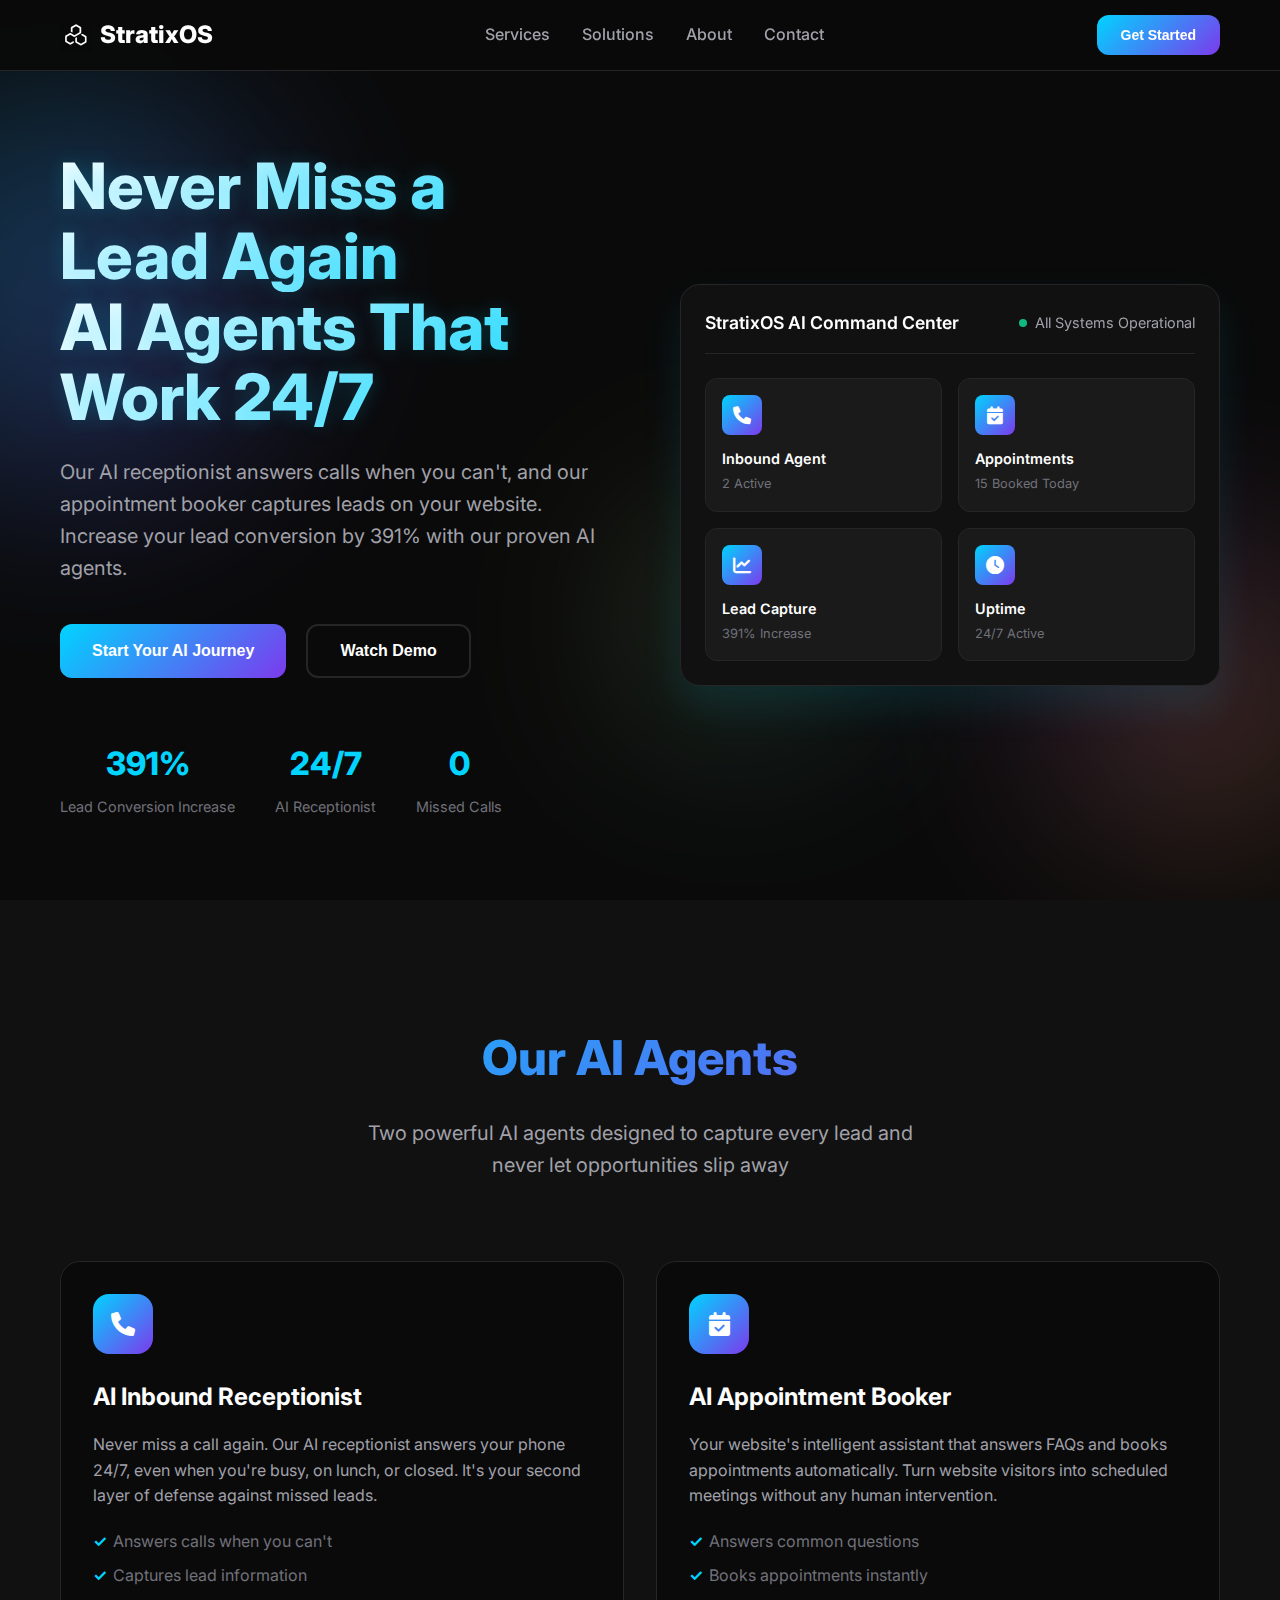
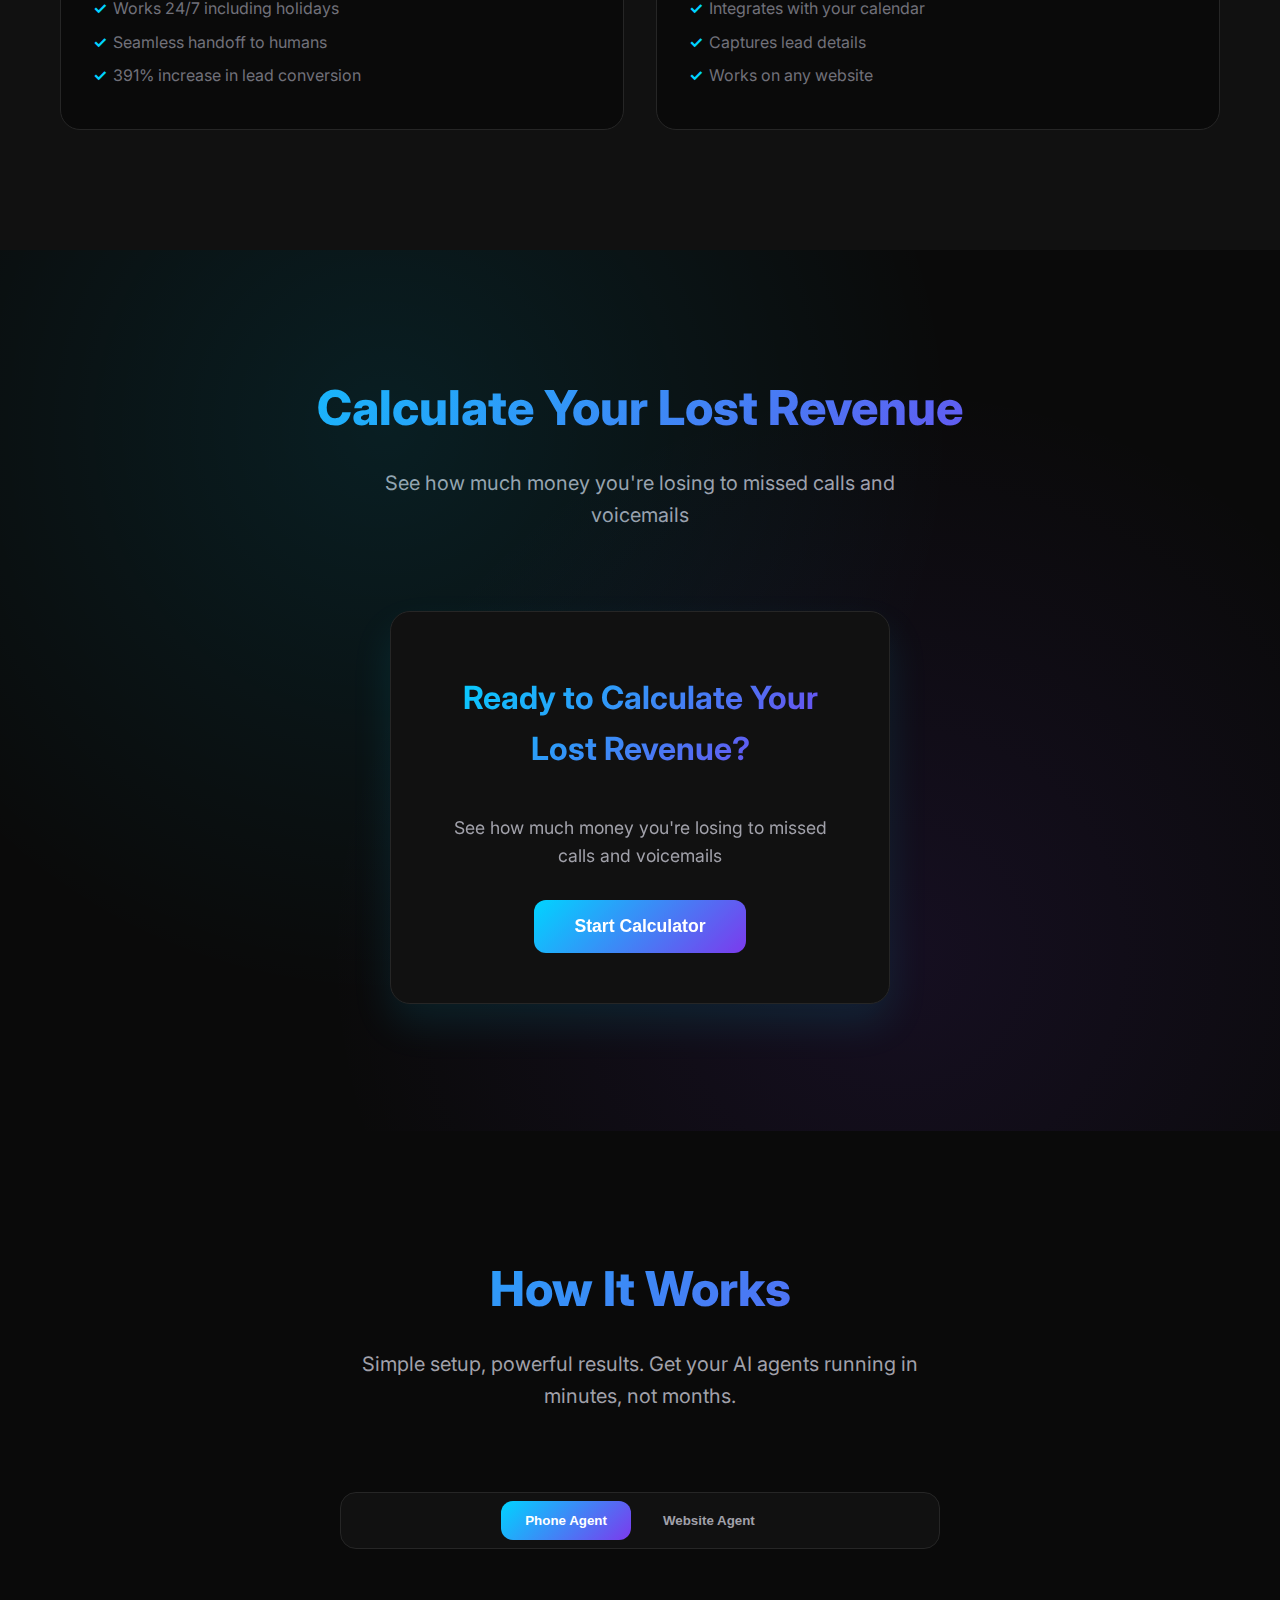
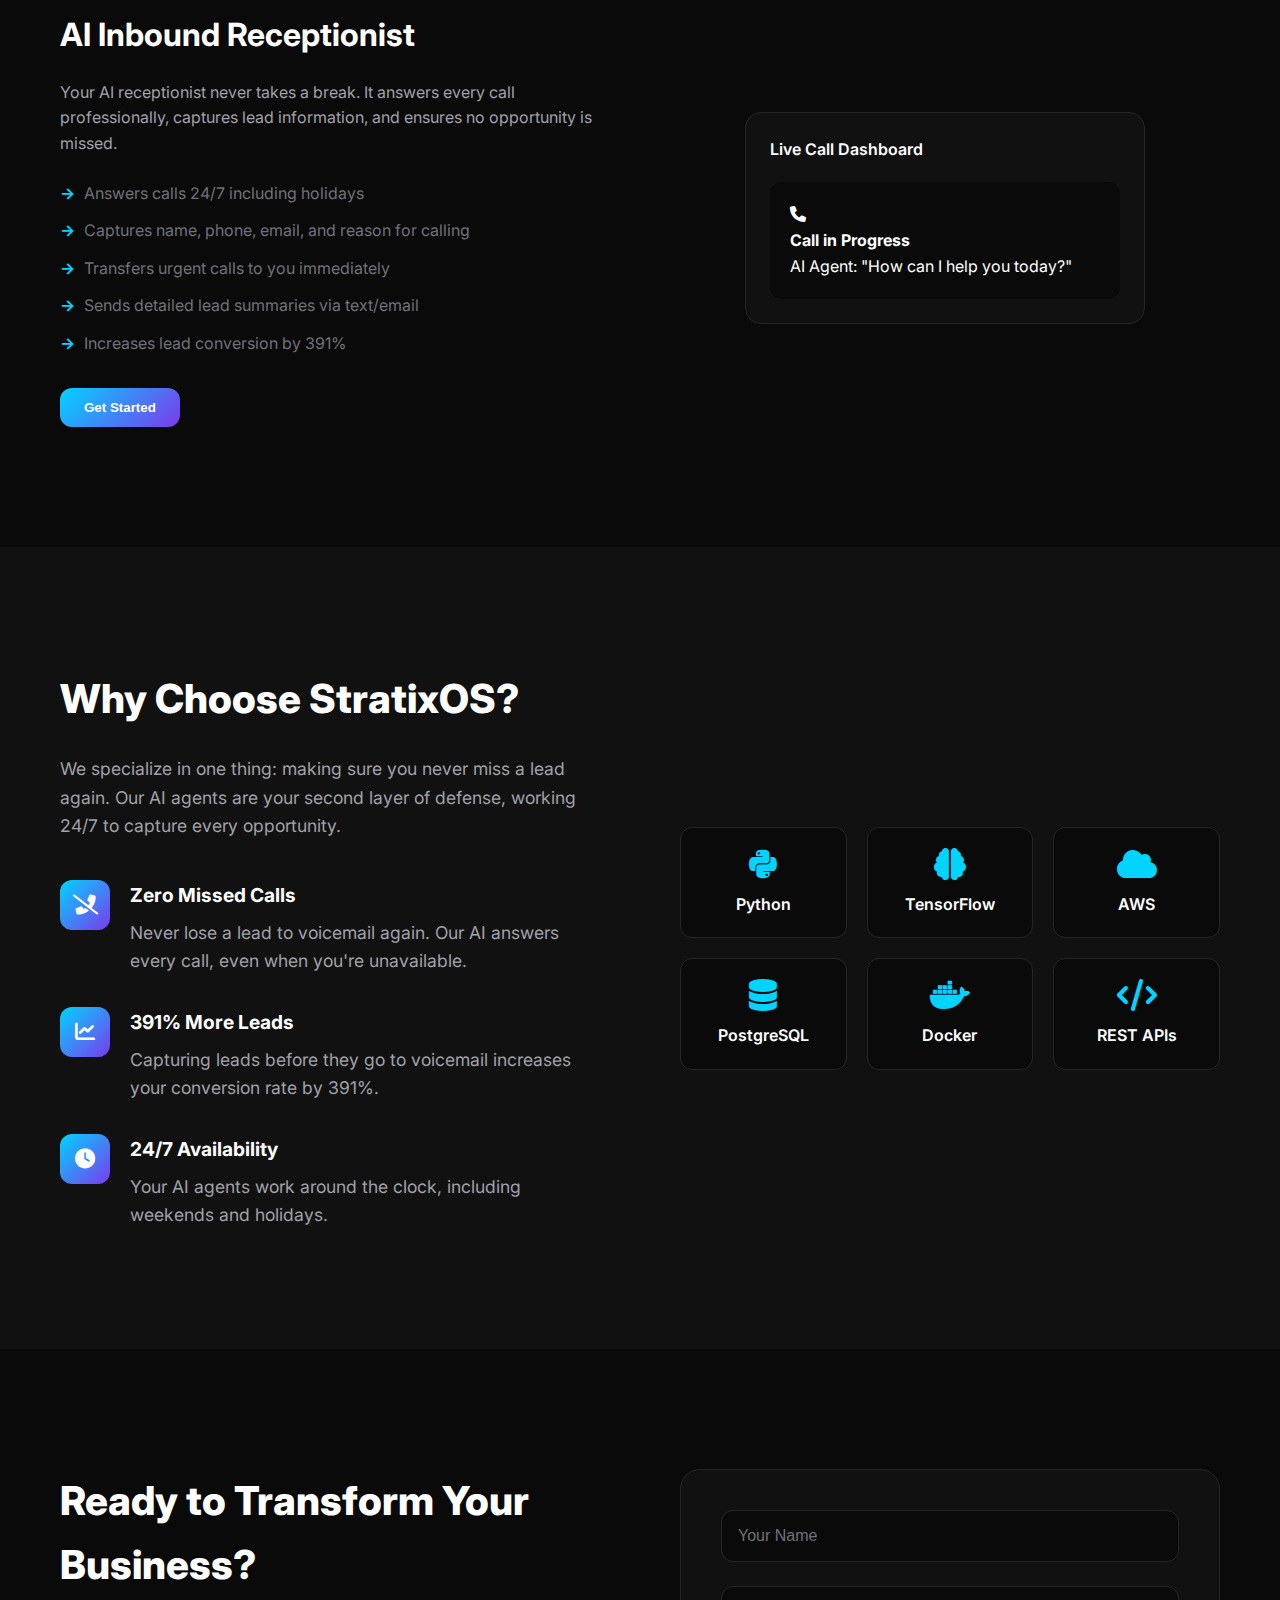
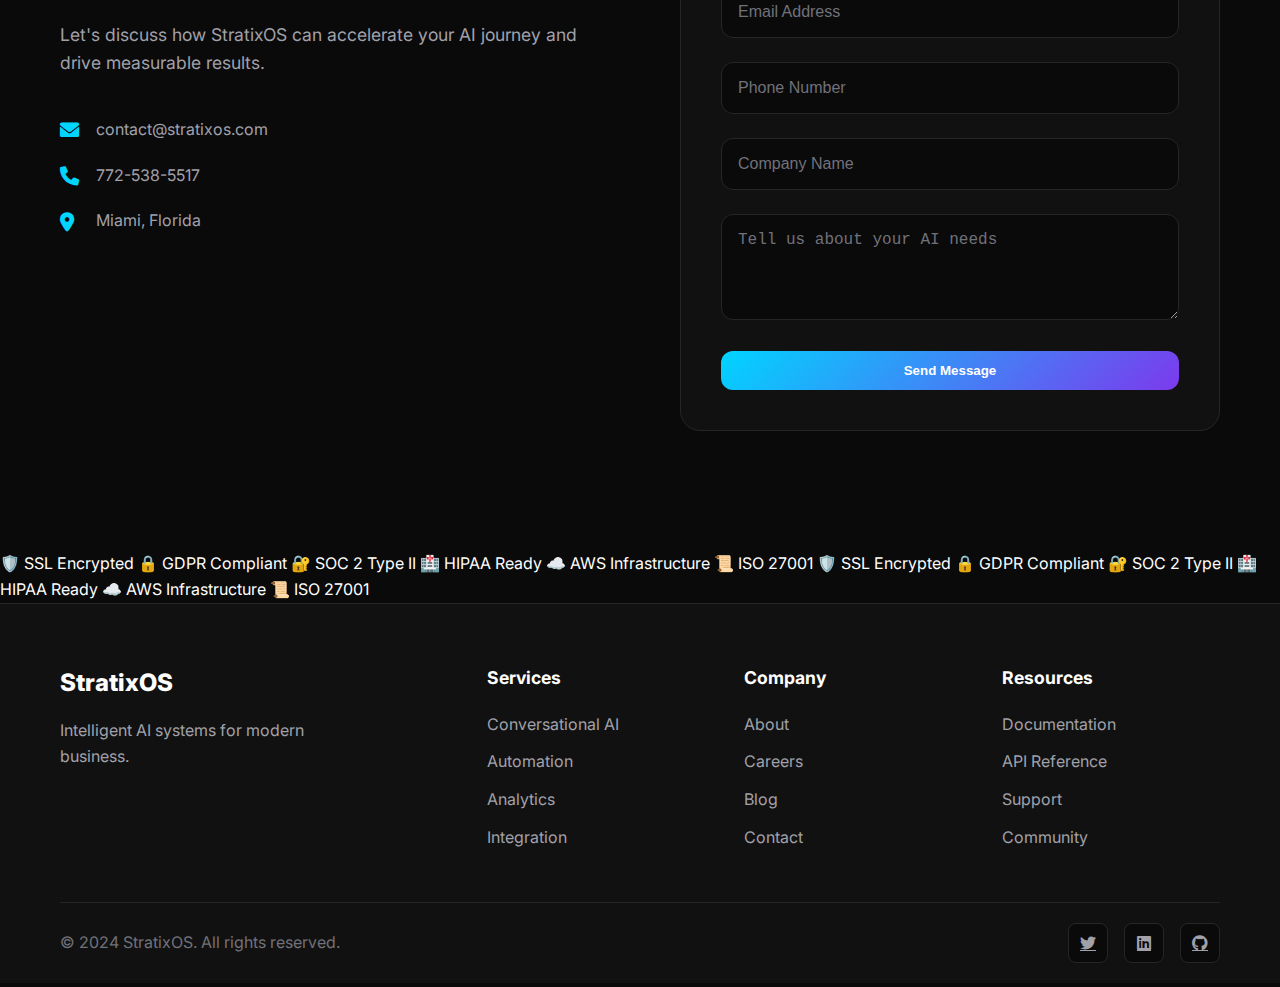
<file: index.html>
<!DOCTYPE html>
<html lang="en">
<!-- Updated: Fixed auto-scroll and navigation issues - Public repo test -->
<head>
    <meta charset="UTF-8">
    <meta name="viewport" content="width=device-width, initial-scale=1.0">
    <title>StratixOS - AI Agency for Intelligent Automation</title>
    <link rel="stylesheet" href="styles.css?v=2">
    <link href="https://fonts.googleapis.com/css2?family=Inter:wght@300;400;500;600;700;800&display=swap" rel="stylesheet">
    <link rel="stylesheet" href="https://cdnjs.cloudflare.com/ajax/libs/font-awesome/6.0.0/css/all.min.css">
</head>
<body>
    <!-- Navigation -->
    <nav class="navbar">
        <div class="nav-container">
            <div class="nav-logo">
                <img src="logos/StratixOS logo copy.png" alt="StratixOS Logo" class="logo-image">
                <span class="logo-text">StratixOS</span>
            </div>
            <div class="nav-menu">
                <a href="#services" class="nav-link">Services</a>
                <a href="#solutions" class="nav-link">Solutions</a>
                <a href="#about" class="nav-link">About</a>
                <a href="#contact" class="nav-link">Contact</a>
            </div>
            <div class="nav-cta">
                <button class="btn-primary" onclick="scrollToContact()">Get Started</button>
            </div>
            <div class="hamburger">
                <span></span>
                <span></span>
                <span></span>
            </div>
        </div>
    </nav>

    <!-- Hero Section -->
    <section class="hero">
        <div class="hero-background">
            <div class="gradient-orb orb-1"></div>
            <div class="gradient-orb orb-2"></div>
            <div class="gradient-orb orb-3"></div>
        </div>
        <div class="hero-container">
            <div class="hero-content">
                <h1 class="hero-title">
                    <span class="title-line">Never Miss a Lead Again</span>
                    <span class="title-line">AI Agents That Work 24/7</span>
                </h1>
                <p class="hero-subtitle">
                    Our AI receptionist answers calls when you can't, and our appointment booker captures leads on your website. 
                    Increase your lead conversion by 391% with our proven AI agents.
                </p>
                <div class="hero-actions">
                    <button class="btn-primary btn-large" onclick="scrollToContact()">Start Your AI Journey</button>
                    <button class="btn-secondary btn-large" onclick="scrollToContact()">Watch Demo</button>
                </div>
                <div class="hero-stats">
                    <div class="stat">
                        <span class="stat-number">391%</span>
                        <span class="stat-label">Lead Conversion Increase</span>
                    </div>
                    <div class="stat">
                        <span class="stat-number">24/7</span>
                        <span class="stat-label">AI Receptionist</span>
                    </div>
                    <div class="stat">
                        <span class="stat-number">0</span>
                        <span class="stat-label">Missed Calls</span>
                    </div>
                </div>
            </div>
            <div class="hero-visual">
                <div class="ai-dashboard">
                    <div class="dashboard-header">
                        <div class="dashboard-title">StratixOS AI Command Center</div>
                        <div class="status-indicator">
                            <span class="status-dot"></span>
                            <span>All Systems Operational</span>
                        </div>
                    </div>
                    <div class="dashboard-grid">
                        <div class="dashboard-card">
                            <div class="card-icon">
                                <i class="fas fa-phone"></i>
                            </div>
                            <div class="card-content">
                                <h3>Inbound Agent</h3>
                                <p>2 Active</p>
                            </div>
                        </div>
                        <div class="dashboard-card">
                            <div class="card-icon">
                                <i class="fas fa-calendar-check"></i>
                            </div>
                            <div class="card-content">
                                <h3>Appointments</h3>
                                <p>15 Booked Today</p>
                            </div>
                        </div>
                        <div class="dashboard-card">
                            <div class="card-icon">
                                <i class="fas fa-chart-line"></i>
                            </div>
                            <div class="card-content">
                                <h3>Lead Capture</h3>
                                <p>391% Increase</p>
                            </div>
                        </div>
                        <div class="dashboard-card">
                            <div class="card-icon">
                                <i class="fas fa-clock"></i>
                            </div>
                            <div class="card-content">
                                <h3>Uptime</h3>
                                <p>24/7 Active</p>
                            </div>
                        </div>
                    </div>
                </div>
            </div>
        </div>
    </section>

    <!-- Services Section -->
    <section id="services" class="services">
        <div class="container">
            <div class="section-header">
                <h2 class="section-title">Our AI Agents</h2>
                <p class="section-subtitle">
                    Two powerful AI agents designed to capture every lead and never let opportunities slip away
                </p>
            </div>
            <div class="services-grid">
                <div class="service-card">
                    <div class="service-icon">
                        <i class="fas fa-phone"></i>
                    </div>
                    <h3>AI Inbound Receptionist</h3>
                    <p>Never miss a call again. Our AI receptionist answers your phone 24/7, even when you're busy, on lunch, or closed. It's your second layer of defense against missed leads.</p>
                    <ul class="service-features">
                        <li>Answers calls when you can't</li>
                        <li>Captures lead information</li>
                        <li>Works 24/7 including holidays</li>
                        <li>Seamless handoff to humans</li>
                        <li>391% increase in lead conversion</li>
                    </ul>
                </div>
                <div class="service-card">
                    <div class="service-icon">
                        <i class="fas fa-calendar-check"></i>
                    </div>
                    <h3>AI Appointment Booker</h3>
                    <p>Your website's intelligent assistant that answers FAQs and books appointments automatically. Turn website visitors into scheduled meetings without any human intervention.</p>
                    <ul class="service-features">
                        <li>Answers common questions</li>
                        <li>Books appointments instantly</li>
                        <li>Integrates with your calendar</li>
                        <li>Captures lead details</li>
                        <li>Works on any website</li>
                    </ul>
                </div>
            </div>
        </div>
    </section>

    <!-- ROI Calculator Section -->
    <section class="roi-calculator">
        <div class="container">
            <div class="section-header">
                <h2 class="section-title">Calculate Your Lost Revenue</h2>
                <p class="section-subtitle">
                    See how much money you're losing to missed calls and voicemails
                </p>
            </div>
            <div class="calculator-wrapper">
                <div class="calculator-container">
                    <!-- Start Calculator Button -->
                    <div class="question-card start-calculator" id="start-calc">
                        <h3>Ready to Calculate Your Lost Revenue?</h3>
                        <p style="color: var(--text-secondary); margin-bottom: 30px; font-size: 1.1rem;">
                            See how much money you're losing to missed calls and voicemails
                        </p>
                        <button class="btn-primary btn-large" onclick="startCalculator()">Start Calculator</button>
                    </div>
                    
                    <!-- Question 1: Calls per month -->
                    <div class="question-card" id="q1">
                        <h3>How many calls per month?</h3>
                        <input type="number" id="calls-per-month" placeholder="400" min="1" max="10000">
                        <button class="btn-primary" onclick="nextQuestion()">Next</button>
                    </div>

                    <!-- Question 2: Missed percentage -->
                    <div class="question-card" id="q2">
                        <h3>What % get missed / go to voicemail?</h3>
                        <div class="slider-container">
                            <input type="range" id="missed-percentage" min="0" max="50" value="20">
                            <div class="percentage-display">20%</div>
                        </div>
                        <div class="question-actions">
                            <button class="btn-secondary" onclick="prevQuestion()">Back</button>
                            <button class="btn-primary" onclick="nextQuestion()">Next</button>
                        </div>
                    </div>

                    <!-- Question 3: Lead value -->
                    <div class="question-card" id="q3">
                        <h3>Value per lead?</h3>
                        <div class="currency-input">
                            <span>$</span>
                            <input type="number" id="lead-value" placeholder="50" min="1" max="10000">
                        </div>
                        <div class="question-actions">
                            <button class="btn-secondary" onclick="prevQuestion()">Back</button>
                            <button class="btn-primary" onclick="showResults()">Calculate</button>
                        </div>
                    </div>

                    <!-- Results -->
                    <div class="question-card" id="results">
                        <h3>You're losing</h3>
                        <div class="result-display">
                            <div class="main-result" id="lost-revenue">$4,000</div>
                            <div class="result-subtitle">per month to missed calls</div>
                        </div>
                        <div class="savings-message" id="savings-message" style="display: none;">
                            <div class="savings-text">You could save</div>
                            <div class="savings-amount" id="savings-amount">$4,000</div>
                            <div class="savings-text">per month with an AI receptionist</div>
                        </div>
                        <div class="result-actions">
                            <button class="btn-primary btn-large" onclick="scrollToContact()">Get Your AI Receptionist</button>
                            <div class="secondary-buttons">
                                <button class="btn-secondary" onclick="prevQuestion()">Back</button>
                                <button class="btn-secondary" onclick="recalculate()">Recalculate</button>
                            </div>
                        </div>
                    </div>
                </div>
            </div>
        </div>
    </section>

    <!-- Solutions Section -->
    <section id="solutions" class="solutions">
        <div class="container">
            <div class="section-header">
                <h2 class="section-title">How It Works</h2>
                <p class="section-subtitle">
                    Simple setup, powerful results. Get your AI agents running in minutes, not months.
                </p>
            </div>
            <div class="solutions-tabs">
                <button class="tab-btn active" data-tab="phone">Phone Agent</button>
                <button class="tab-btn" data-tab="website">Website Agent</button>
            </div>
            <div class="tab-content">
                <div class="tab-panel active" id="phone">
                    <div class="solution-content">
                        <div class="solution-text">
                            <h3>AI Inbound Receptionist</h3>
                            <p>Your AI receptionist never takes a break. It answers every call professionally, captures lead information, and ensures no opportunity is missed.</p>
                            <ul class="solution-features">
                                <li>Answers calls 24/7 including holidays</li>
                                <li>Captures name, phone, email, and reason for calling</li>
                                <li>Transfers urgent calls to you immediately</li>
                                <li>Sends detailed lead summaries via text/email</li>
                                <li>Increases lead conversion by 391%</li>
                            </ul>
                            <button class="btn-primary" onclick="scrollToContact()">Get Started</button>
                        </div>
                        <div class="solution-visual">
                            <div class="visual-card">
                                <div class="visual-header">Live Call Dashboard</div>
                                <div class="visual-content">
                                    <div class="call-status">
                                        <div class="call-icon">
                                            <i class="fas fa-phone"></i>
                                        </div>
                                        <div class="call-info">
                                            <h4>Call in Progress</h4>
                                            <p>AI Agent: "How can I help you today?"</p>
                                        </div>
                                    </div>
                                </div>
                            </div>
                        </div>
                    </div>
                </div>
                <div class="tab-panel" id="website">
                    <div class="solution-content">
                        <div class="solution-text">
                            <h3>AI Appointment Booker</h3>
                            <p>Turn website visitors into booked appointments automatically. Our chatbot answers questions and schedules meetings without any human intervention.</p>
                            <ul class="solution-features">
                                <li>Answers frequently asked questions</li>
                                <li>Books appointments in your calendar</li>
                                <li>Captures visitor contact information</li>
                                <li>Works on any website platform</li>
                                <li>Integrates with your existing tools</li>
                            </ul>
                            <button class="btn-primary" onclick="scrollToContact()">Get Started</button>
                        </div>
                        <div class="solution-visual">
                            <div class="visual-card">
                                <div class="visual-header">Website Chat Widget</div>
                                <div class="visual-content">
                                    <div class="chat-message">
                                        <div class="message-bubble">
                                            <p>"Hi! I can help you book an appointment. What service are you interested in?"</p>
                                        </div>
                                    </div>
                                </div>
                            </div>
                        </div>
                    </div>
                </div>
            </div>
        </div>
    </section>


    <!-- About Section -->
    <section id="about" class="about">
        <div class="container">
            <div class="about-content">
                <div class="about-text">
                    <h2>Why Choose StratixOS?</h2>
                    <p>We specialize in one thing: making sure you never miss a lead again. Our AI agents are your second layer of defense, working 24/7 to capture every opportunity.</p>
                    <div class="about-features">
                        <div class="feature">
                            <div class="feature-icon">
                                <i class="fas fa-phone-slash"></i>
                            </div>
                            <div class="feature-content">
                                <h4>Zero Missed Calls</h4>
                                <p>Never lose a lead to voicemail again. Our AI answers every call, even when you're unavailable.</p>
                            </div>
                        </div>
                        <div class="feature">
                            <div class="feature-icon">
                                <i class="fas fa-chart-line"></i>
                            </div>
                            <div class="feature-content">
                                <h4>391% More Leads</h4>
                                <p>Capturing leads before they go to voicemail increases your conversion rate by 391%.</p>
                            </div>
                        </div>
                        <div class="feature">
                            <div class="feature-icon">
                                <i class="fas fa-clock"></i>
                            </div>
                            <div class="feature-content">
                                <h4>24/7 Availability</h4>
                                <p>Your AI agents work around the clock, including weekends and holidays.</p>
                            </div>
                        </div>
                    </div>
                </div>
                <div class="about-visual">
                    <div class="tech-stack">
                        <div class="tech-item">
                            <i class="fab fa-python"></i>
                            <span>Python</span>
                        </div>
                        <div class="tech-item">
                            <i class="fas fa-brain"></i>
                            <span>TensorFlow</span>
                        </div>
                        <div class="tech-item">
                            <i class="fas fa-cloud"></i>
                            <span>AWS</span>
                        </div>
                        <div class="tech-item">
                            <i class="fas fa-database"></i>
                            <span>PostgreSQL</span>
                        </div>
                        <div class="tech-item">
                            <i class="fab fa-docker"></i>
                            <span>Docker</span>
                        </div>
                        <div class="tech-item">
                            <i class="fas fa-code"></i>
                            <span>REST APIs</span>
                        </div>
                    </div>
                </div>
            </div>
        </div>
    </section>

    <!-- Contact Section -->
    <section id="contact" class="contact">
        <div class="container">
            <div class="contact-content">
                <div class="contact-info">
                    <h2>Ready to Transform Your Business?</h2>
                    <p>Let's discuss how StratixOS can accelerate your AI journey and drive measurable results.</p>
                    <div class="contact-details">
                        <div class="contact-item">
                            <i class="fas fa-envelope"></i>
                            <span>contact@stratixos.com</span>
                        </div>
                        <div class="contact-item">
                            <i class="fas fa-phone"></i>
                            <span>772-538-5517</span>
                        </div>
                        <div class="contact-item">
                            <i class="fas fa-map-marker-alt"></i>
                            <span>Miami, Florida</span>
                        </div>
                    </div>
                </div>
                <div class="contact-form">
                    <form action="https://formspree.io/f/mqaywgwa" method="POST" onkeydown="handleFormKeydown(event)">
                        <input type="hidden" name="_subject" value="New Contact Form Submission">
                        <input type="hidden" name="_next" value="https://yourwebsite.com/thank-you">
                        <div class="form-group">
                            <input type="text" name="name" placeholder="Your Name" required>
                        </div>
                        <div class="form-group">
                            <input type="email" name="email" placeholder="Email Address" required>
                        </div>
                        <div class="form-group">
                            <input type="tel" name="telephone" placeholder="Phone Number">
                        </div>
                        <div class="form-group">
                            <input type="text" name="company" placeholder="Company Name">
                        </div>
                        <div class="form-group">
                            <textarea name="message" placeholder="Tell us about your AI needs" rows="4" required></textarea>
                        </div>
                        <button type="button" class="btn-primary btn-full" onclick="submitForm(event)">Send Message</button>
                    </form>
                </div>
            </div>
        </div>
    </section>

    <!-- Security Badges Marquee -->
    <section class="security-marquee">
        <div class="marquee-container">
            <div class="marquee-track">
                <span class="marquee-badge">🛡️ SSL Encrypted</span>
                <span class="marquee-badge">🔒 GDPR Compliant</span>
                <span class="marquee-badge">🔐 SOC 2 Type II</span>
                <span class="marquee-badge">🏥 HIPAA Ready</span>
                <span class="marquee-badge">☁️ AWS Infrastructure</span>
                <span class="marquee-badge">📜 ISO 27001</span>
                <!-- Duplicate for seamless loop -->
                <span class="marquee-badge">🛡️ SSL Encrypted</span>
                <span class="marquee-badge">🔒 GDPR Compliant</span>
                <span class="marquee-badge">🔐 SOC 2 Type II</span>
                <span class="marquee-badge">🏥 HIPAA Ready</span>
                <span class="marquee-badge">☁️ AWS Infrastructure</span>
                <span class="marquee-badge">📜 ISO 27001</span>
            </div>
        </div>
    </section>

    <!-- Footer -->
    <footer class="footer">
        <div class="container">
            <div class="footer-content">
                <div class="footer-brand">
                    <div class="footer-logo">
                        <span class="logo-text">StratixOS</span>
                    </div>
                    <p>Intelligent AI systems for modern business.</p>
                </div>
                <div class="footer-links">
                    <div class="footer-column">
                        <h4>Services</h4>
                        <a href="#">Conversational AI</a>
                        <a href="#">Automation</a>
                        <a href="#">Analytics</a>
                        <a href="#">Integration</a>
                    </div>
                    <div class="footer-column">
                        <h4>Company</h4>
                        <a href="#">About</a>
                        <a href="#">Careers</a>
                        <a href="#">Blog</a>
                        <a href="#">Contact</a>
                    </div>
                    <div class="footer-column">
                        <h4>Resources</h4>
                        <a href="#">Documentation</a>
                        <a href="#">API Reference</a>
                        <a href="#">Support</a>
                        <a href="#">Community</a>
                    </div>
                </div>
            </div>
            <div class="footer-bottom">
                <p>&copy; 2024 StratixOS. All rights reserved.</p>
                <div class="social-links">
                    <a href="#"><i class="fab fa-twitter"></i></a>
                    <a href="#"><i class="fab fa-linkedin"></i></a>
                    <a href="#"><i class="fab fa-github"></i></a>
                </div>
            </div>
        </div>
    </footer>

    <script src="script.js"></script>
    <script>
    // Form submission with AJAX to stay on page
    function submitForm(event) {
        console.log('submitForm called'); // Debug log
        
        event.preventDefault();
        
        const form = event.target.closest('form');
        const formData = new FormData(form);
        
        // Show loading state
        const submitBtn = event.target;
        const originalText = submitBtn.textContent;
        submitBtn.textContent = 'Sending...';
        submitBtn.disabled = true;
        
        console.log('Submitting form data:', formData); // Debug log
        
        // Log all form data for debugging
        for (let [key, value] of formData.entries()) {
            console.log(key, value);
        }
        
        // Submit to Formspree via AJAX
        fetch('https://formspree.io/f/mqaywgwa', {
            method: 'POST',
            body: formData,
            headers: {
                'Accept': 'application/json'
            }
        })
        .then(response => {
            console.log('Response received:', response); // Debug log
            if (response.ok) {
                showSuccessMessage();
                form.reset();
            } else {
                throw new Error('Form submission failed');
            }
        })
        .catch(error => {
            console.error('Error:', error); // Debug log
            showErrorMessage();
        })
        .finally(() => {
            // Reset button
            submitBtn.textContent = originalText;
            submitBtn.disabled = false;
        });
    }

    function showSuccessMessage() {
        const form = document.querySelector('.contact-form');
        const successDiv = document.createElement('div');
        successDiv.className = 'form-success';
        successDiv.innerHTML = `
            <div style="background: #10b981; color: white; padding: 20px; border-radius: 12px; margin-top: 20px; text-align: center;">
                <h3>✅ Message Sent Successfully!</h3>
                <p>Thank you for your message. We'll get back to you soon!</p>
            </div>
        `;
        form.appendChild(successDiv);
        
        // Remove message after 5 seconds
        setTimeout(() => {
            successDiv.remove();
        }, 5000);
    }

    function showErrorMessage() {
        const form = document.querySelector('.contact-form');
        const errorDiv = document.createElement('div');
        errorDiv.className = 'form-error';
        errorDiv.innerHTML = `
            <div style="background: #ef4444; color: white; padding: 20px; border-radius: 12px; margin-top: 20px; text-align: center;">
                <h3>❌ Error Sending Message</h3>
                <p>Please try again or contact us directly.</p>
            </div>
        `;
        form.appendChild(errorDiv);
        
        // Remove message after 5 seconds
        setTimeout(() => {
            errorDiv.remove();
        }, 5000);
    }

    function handleFormKeydown(event) {
        // If Enter key is pressed in the contact form, submit the form
        if (event.key === 'Enter') {
            event.preventDefault();
            const submitBtn = document.querySelector('.contact-form button[type="button"]');
            if (submitBtn) {
                submitForm({ target: submitBtn, preventDefault: () => {} });
            }
        }
    }
    </script>
</body>
</html>
<!-- Force deployment -->
</file>
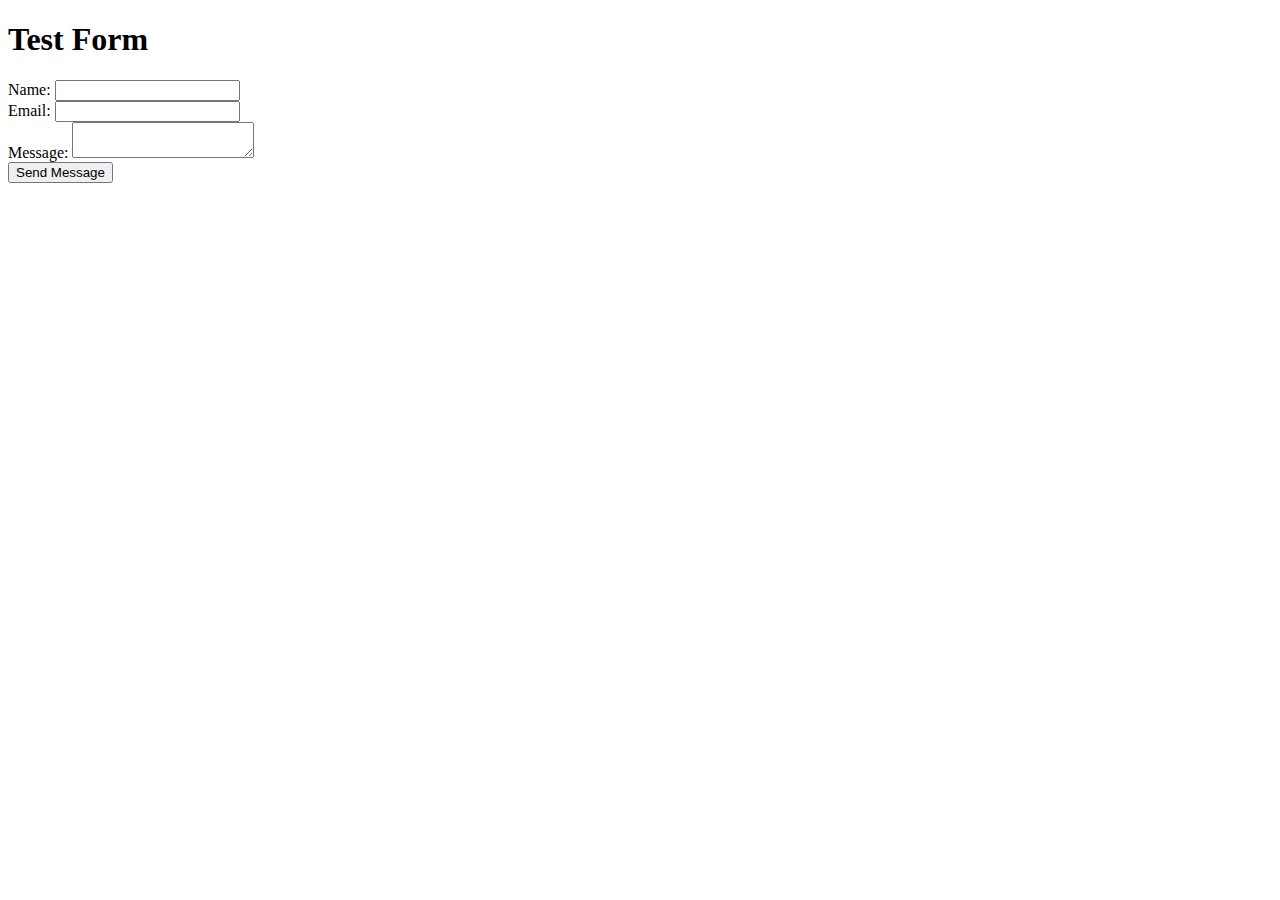
<file: test-form.html>
<!DOCTYPE html>
<html>
<head>
    <title>Test Form</title>
</head>
<body>
    <h1>Test Form</h1>
    <form action="https://formspree.io/f/mqaywgwa" method="POST">
        <div>
            <label>Name:</label>
            <input type="text" name="name" required>
        </div>
        <div>
            <label>Email:</label>
            <input type="email" name="email" required>
        </div>
        <div>
            <label>Message:</label>
            <textarea name="message" required></textarea>
        </div>
        <button type="submit">Send Message</button>
    </form>
</body>
</html>
</file>
<file: styles.css>
/* Reset and Base Styles */
* {
    margin: 0;
    padding: 0;
    box-sizing: border-box;
}

:root {
    --primary-color: #00d4ff;
    --secondary-color: #7c3aed;
    --accent-color: #f59e0b;
    --text-primary: #ffffff;
    --text-secondary: #a1a1aa;
    --text-muted: #71717a;
    --bg-primary: #0a0a0a;
    --bg-secondary: #111111;
    --bg-tertiary: #1a1a1a;
    --border-color: #262626;
    --gradient-primary: linear-gradient(135deg, #00d4ff 0%, #7c3aed 100%);
    --gradient-secondary: linear-gradient(135deg, #7c3aed 0%, #f59e0b 100%);
    --gradient-accent: linear-gradient(135deg, #f59e0b 0%, #00d4ff 100%);
    --shadow-primary: 0 20px 40px rgba(0, 212, 255, 0.1);
    --shadow-secondary: 0 10px 30px rgba(124, 58, 237, 0.1);
    --border-radius: 12px;
    --transition: all 0.3s cubic-bezier(0.4, 0, 0.2, 1);
}

body {
    font-family: 'Inter', sans-serif;
    background: var(--bg-primary);
    color: var(--text-primary);
    line-height: 1.6;
    overflow-x: hidden;
}

.container {
    max-width: 1200px;
    margin: 0 auto;
    padding: 0 20px;
}

/* Navigation */
.navbar {
    position: fixed;
    top: 0;
    left: 0;
    right: 0;
    background: rgba(10, 10, 10, 0.95);
    backdrop-filter: blur(20px);
    border-bottom: 1px solid var(--border-color);
    z-index: 1000;
    transition: var(--transition);
}

.nav-container {
    max-width: 1200px;
    margin: 0 auto;
    padding: 0 20px;
    display: flex;
    align-items: center;
    justify-content: space-between;
    height: 70px;
}

.nav-logo {
    display: flex;
    align-items: center;
    gap: 8px;
    font-size: 24px;
    font-weight: 800;
}

.logo-image {
    height: 32px;
    width: auto;
    object-fit: contain;
}

.logo-text {
    color: var(--text-primary);
}

.logo-accent {
    color: var(--primary-color);
    background: var(--gradient-primary);
    -webkit-background-clip: text;
    -webkit-text-fill-color: transparent;
    background-clip: text;
}

.nav-menu {
    display: flex;
    align-items: center;
    gap: 32px;
}

.nav-link {
    color: var(--text-secondary);
    text-decoration: none;
    font-weight: 500;
    transition: var(--transition);
    position: relative;
}

.nav-link:hover {
    color: var(--primary-color);
}

.nav-link::after {
    content: '';
    position: absolute;
    bottom: -5px;
    left: 0;
    width: 0;
    height: 2px;
    background: var(--gradient-primary);
    transition: var(--transition);
}

.nav-link:hover::after {
    width: 100%;
}

.nav-cta .btn-primary {
    padding: 12px 24px;
    font-size: 14px;
    font-weight: 600;
}

.hamburger {
    display: none;
    flex-direction: column;
    cursor: pointer;
    gap: 4px;
}

.hamburger span {
    width: 25px;
    height: 3px;
    background: var(--text-primary);
    transition: var(--transition);
}

/* Buttons */
.btn-primary {
    background: var(--gradient-primary);
    color: white;
    border: none;
    padding: 12px 24px;
    border-radius: var(--border-radius);
    font-weight: 600;
    cursor: pointer;
    transition: var(--transition);
    text-decoration: none;
    display: inline-block;
    position: relative;
    overflow: hidden;
}

.btn-primary:hover {
    transform: translateY(-2px);
    box-shadow: var(--shadow-primary);
}

.btn-primary::before {
    content: '';
    position: absolute;
    top: 0;
    left: -100%;
    width: 100%;
    height: 100%;
    background: linear-gradient(90deg, transparent, rgba(255, 255, 255, 0.2), transparent);
    transition: left 0.5s;
}

.btn-primary:hover::before {
    left: 100%;
}

.btn-secondary {
    background: transparent;
    color: var(--text-primary);
    border: 2px solid var(--border-color);
    padding: 12px 24px;
    border-radius: var(--border-radius);
    font-weight: 600;
    cursor: pointer;
    transition: var(--transition);
    text-decoration: none;
    display: inline-block;
}

.btn-secondary:hover {
    border-color: var(--primary-color);
    color: var(--primary-color);
    transform: translateY(-2px);
}

.btn-large {
    padding: 16px 32px;
    font-size: 16px;
}

.btn-full {
    width: 100%;
}

/* Hero Section */
.hero {
    min-height: 100vh;
    display: flex;
    align-items: center;
    position: relative;
    overflow: hidden;
    padding-top: 70px;
}

.hero-background {
    position: absolute;
    top: 0;
    left: 0;
    right: 0;
    bottom: 0;
    z-index: -1;
}

.gradient-orb {
    position: absolute;
    border-radius: 50%;
    filter: blur(100px);
    opacity: 0.3;
    animation: float 6s ease-in-out infinite;
}

.orb-1 {
    width: 400px;
    height: 400px;
    background: var(--gradient-primary);
    top: 10%;
    left: -10%;
    animation-delay: 0s;
}

.orb-2 {
    width: 300px;
    height: 300px;
    background: var(--gradient-secondary);
    top: 60%;
    right: -5%;
    animation-delay: 2s;
}

.orb-3 {
    width: 200px;
    height: 200px;
    background: var(--gradient-accent);
    bottom: 20%;
    left: 50%;
    animation-delay: 4s;
}

@keyframes float {
    0%, 100% { transform: translateY(0px) rotate(0deg); }
    50% { transform: translateY(-20px) rotate(180deg); }
}

.hero-container {
    max-width: 1200px;
    margin: 0 auto;
    padding: 0 20px;
    display: grid;
    grid-template-columns: 1fr 1fr;
    gap: 80px;
    align-items: center;
}

.hero-content {
    z-index: 2;
}

.hero-title {
    font-size: 4rem;
    font-weight: 800;
    line-height: 1.1;
    margin-bottom: 24px;
    text-shadow: 0 0 30px rgba(0, 212, 255, 0.3);
}

.title-line {
    display: block;
    background: linear-gradient(135deg, var(--text-primary) 0%, var(--primary-color) 100%);
    -webkit-background-clip: text;
    -webkit-text-fill-color: transparent;
    background-clip: text;
    animation: slideInUp 0.8s ease-out;
    text-shadow: 0 0 20px rgba(0, 212, 255, 0.2);
}

.title-line:nth-child(2) {
    animation-delay: 0.2s;
}

@keyframes slideInUp {
    from {
        opacity: 0;
        transform: translateY(30px);
    }
    to {
        opacity: 1;
        transform: translateY(0);
    }
}

.hero-subtitle {
    font-size: 1.25rem;
    color: var(--text-secondary);
    margin-bottom: 40px;
    line-height: 1.6;
    animation: slideInUp 0.8s ease-out 0.4s both;
}

.hero-actions {
    display: flex;
    gap: 20px;
    margin-bottom: 60px;
    animation: slideInUp 0.8s ease-out 0.6s both;
}

.hero-stats {
    display: flex;
    gap: 40px;
    animation: slideInUp 0.8s ease-out 0.8s both;
}

.stat {
    text-align: center;
}

.stat-number {
    display: block;
    font-size: 2rem;
    font-weight: 800;
    color: var(--primary-color);
    margin-bottom: 4px;
}

.stat-label {
    font-size: 0.9rem;
    color: var(--text-muted);
}

/* AI Dashboard */
.hero-visual {
    position: relative;
    z-index: 2;
}

.ai-dashboard {
    background: var(--bg-secondary);
    border: 1px solid var(--border-color);
    border-radius: 20px;
    padding: 24px;
    box-shadow: var(--shadow-primary);
    backdrop-filter: blur(20px);
    animation: slideInRight 0.8s ease-out 0.4s both;
}

@keyframes slideInRight {
    from {
        opacity: 0;
        transform: translateX(30px);
    }
    to {
        opacity: 1;
        transform: translateX(0);
    }
}

.dashboard-header {
    display: flex;
    justify-content: space-between;
    align-items: center;
    margin-bottom: 24px;
    padding-bottom: 16px;
    border-bottom: 1px solid var(--border-color);
}

.dashboard-title {
    font-size: 1.1rem;
    font-weight: 600;
    color: var(--text-primary);
}

.status-indicator {
    display: flex;
    align-items: center;
    gap: 8px;
    font-size: 0.9rem;
    color: var(--text-secondary);
}

.status-dot {
    width: 8px;
    height: 8px;
    background: #10b981;
    border-radius: 50%;
    animation: pulse 2s infinite;
}

@keyframes pulse {
    0%, 100% { opacity: 1; }
    50% { opacity: 0.5; }
}

.dashboard-grid {
    display: grid;
    grid-template-columns: 1fr 1fr;
    gap: 16px;
}

.dashboard-card {
    background: var(--bg-tertiary);
    border: 1px solid var(--border-color);
    border-radius: 12px;
    padding: 16px;
    transition: var(--transition);
}

.dashboard-card:hover {
    transform: translateY(-2px);
    border-color: var(--primary-color);
}

.card-icon {
    width: 40px;
    height: 40px;
    background: var(--gradient-primary);
    border-radius: 8px;
    display: flex;
    align-items: center;
    justify-content: center;
    margin-bottom: 12px;
    color: white;
    font-size: 18px;
}

.card-content h3 {
    font-size: 0.9rem;
    font-weight: 600;
    color: var(--text-primary);
    margin-bottom: 4px;
}

.card-content p {
    font-size: 0.8rem;
    color: var(--text-muted);
}

/* Sections */
.section-header {
    text-align: center;
    margin-bottom: 80px;
}

.section-title {
    font-size: 3rem;
    font-weight: 800;
    margin-bottom: 20px;
    background: var(--gradient-primary);
    -webkit-background-clip: text;
    -webkit-text-fill-color: transparent;
    background-clip: text;
}

.section-subtitle {
    font-size: 1.25rem;
    color: var(--text-secondary);
    max-width: 600px;
    margin: 0 auto;
}

/* Services Section */
.services {
    padding: 120px 0;
    background: var(--bg-secondary);
}

.services-grid {
    display: grid;
    grid-template-columns: repeat(auto-fit, minmax(300px, 1fr));
    gap: 32px;
}

.service-card {
    background: var(--bg-primary);
    border: 1px solid var(--border-color);
    border-radius: 20px;
    padding: 32px;
    transition: var(--transition);
    position: relative;
    overflow: hidden;
}

.service-card::before {
    content: '';
    position: absolute;
    top: 0;
    left: 0;
    right: 0;
    height: 4px;
    background: var(--gradient-primary);
    transform: scaleX(0);
    transition: var(--transition);
}

.service-card:hover::before {
    transform: scaleX(1);
}

.service-card:hover {
    transform: translateY(-8px);
    border-color: var(--primary-color);
    box-shadow: var(--shadow-primary);
}

.service-icon {
    width: 60px;
    height: 60px;
    background: var(--gradient-primary);
    border-radius: 16px;
    display: flex;
    align-items: center;
    justify-content: center;
    margin-bottom: 24px;
    color: white;
    font-size: 24px;
}

.service-card h3 {
    font-size: 1.5rem;
    font-weight: 700;
    margin-bottom: 16px;
    color: var(--text-primary);
}

.service-card p {
    color: var(--text-secondary);
    margin-bottom: 20px;
    line-height: 1.6;
}

.service-features {
    list-style: none;
}

.service-features li {
    color: var(--text-muted);
    margin-bottom: 8px;
    position: relative;
    padding-left: 20px;
}

.service-features li::before {
    content: '✓';
    position: absolute;
    left: 0;
    color: var(--primary-color);
    font-weight: bold;
}

/* ROI Calculator Section */
.roi-calculator {
    padding: 120px 0;
    background: var(--bg-primary);
    position: relative;
    overflow: hidden;
}

.roi-calculator::before {
    content: '';
    position: absolute;
    top: 0;
    left: 0;
    right: 0;
    bottom: 0;
    background: radial-gradient(circle at 30% 20%, rgba(0, 212, 255, 0.1) 0%, transparent 50%),
                radial-gradient(circle at 70% 80%, rgba(124, 58, 237, 0.1) 0%, transparent 50%);
    pointer-events: none;
}

.calculator-wrapper {
    max-width: 500px;
    margin: 0 auto;
    position: relative;
    z-index: 2;
}

.calculator-container {
    position: relative;
    min-height: 400px;
}

.question-card {
    position: absolute;
    top: 0;
    left: 0;
    right: 0;
    opacity: 0;
    transform: translateY(30px);
    transition: all 0.4s cubic-bezier(0.4, 0, 0.2, 1);
    pointer-events: none;
    background: var(--bg-secondary);
    border: 1px solid var(--border-color);
    border-radius: 20px;
    padding: 60px 50px 50px 50px;
    text-align: center;
    backdrop-filter: blur(20px);
    box-shadow: var(--shadow-primary);
}

.question-card.active {
    opacity: 1;
    transform: translateY(0);
    pointer-events: all;
}

.question-card.prev {
    transform: translateY(-30px);
}

.question-card h3 {
    font-size: 2rem;
    font-weight: 700;
    color: var(--text-primary);
    margin-bottom: 40px;
    background: var(--gradient-primary);
    -webkit-background-clip: text;
    -webkit-text-fill-color: transparent;
    background-clip: text;
}

.question-card input {
    width: 100%;
    max-width: 200px;
    background: var(--bg-primary);
    border: 2px solid var(--border-color);
    border-radius: 16px;
    padding: 20px 24px;
    color: var(--text-primary);
    font-size: 1.5rem;
    font-weight: 700;
    text-align: center;
    transition: all 0.3s ease;
    margin-bottom: 40px;
}

.question-card input:focus {
    outline: none;
    border-color: var(--primary-color);
    box-shadow: 0 0 0 4px rgba(0, 212, 255, 0.1);
    transform: scale(1.05);
}

.slider-container {
    margin-bottom: 40px;
}

.slider-container input[type="range"] {
    width: 100%;
    max-width: 300px;
    height: 8px;
    background: var(--bg-tertiary);
    border-radius: 4px;
    outline: none;
    -webkit-appearance: none;
    margin-bottom: 20px;
}

.slider-container input[type="range"]::-webkit-slider-thumb {
    -webkit-appearance: none;
    width: 24px;
    height: 24px;
    background: var(--gradient-primary);
    border-radius: 50%;
    cursor: pointer;
    box-shadow: 0 4px 12px rgba(0, 212, 255, 0.3);
}

.slider-container input[type="range"]::-moz-range-thumb {
    width: 24px;
    height: 24px;
    background: var(--gradient-primary);
    border-radius: 50%;
    cursor: pointer;
    border: none;
    box-shadow: 0 4px 12px rgba(0, 212, 255, 0.3);
}

.percentage-display {
    font-size: 3rem;
    font-weight: 800;
    color: var(--primary-color);
    margin-bottom: 0;
}

.currency-input {
    position: relative;
    display: inline-block;
    margin-bottom: 40px;
}

.currency-input span {
    position: absolute;
    left: 20px;
    top: 50%;
    transform: translateY(-50%);
    font-size: 1.5rem;
    font-weight: 700;
    color: var(--text-muted);
    z-index: 1;
}

.currency-input input {
    padding-left: 50px;
}

.result-display {
    margin-bottom: 40px;
    padding: 30px 0;
}

.main-result {
    font-size: 4rem;
    font-weight: 800;
    background: var(--gradient-primary);
    -webkit-background-clip: text;
    -webkit-text-fill-color: transparent;
    background-clip: text;
    margin-bottom: 16px;
    line-height: 1;
    letter-spacing: -1px;
    text-shadow: 0 0 30px rgba(0, 212, 255, 0.3);
}

.result-subtitle {
    color: var(--text-secondary);
    font-size: 1.2rem;
    font-weight: 500;
    opacity: 0.9;
    letter-spacing: 0.5px;
}

.question-card .btn-primary {
    padding: 16px 40px;
    font-size: 1.1rem;
    font-weight: 700;
    margin: 0 8px;
}

.question-card .btn-secondary {
    padding: 16px 40px;
    font-size: 1.1rem;
    font-weight: 700;
    margin: 0 8px;
}

.question-actions {
    display: flex;
    justify-content: center;
    gap: 16px;
    margin-top: 0;
}

.savings-message {
    background: var(--bg-primary);
    border: 2px solid var(--primary-color);
    border-radius: 16px;
    padding: 30px 25px;
    margin: 35px 0;
    text-align: center;
    animation: slideInUp 0.6s ease-out;
    position: relative;
    overflow: hidden;
}

.savings-message::before {
    content: '';
    position: absolute;
    top: 0;
    left: 0;
    right: 0;
    height: 2px;
    background: var(--gradient-primary);
}

.savings-text {
    color: var(--text-secondary);
    font-size: 1.1rem;
    font-weight: 500;
    margin-bottom: 8px;
    opacity: 0.9;
}

.savings-amount {
    font-size: 2.5rem;
    font-weight: 800;
    background: var(--gradient-primary);
    -webkit-background-clip: text;
    -webkit-text-fill-color: transparent;
    background-clip: text;
    margin: 8px 0;
    line-height: 1;
    letter-spacing: -0.5px;
}

.result-actions {
    display: flex;
    flex-direction: column;
    align-items: center;
    gap: 20px;
    margin-top: 30px;
}

.result-actions .btn-primary {
    order: 1;
    padding: 18px 40px;
    font-size: 1.1rem;
    font-weight: 700;
    min-width: 250px;
}

.result-actions .secondary-buttons {
    order: 2;
    display: flex;
    gap: 16px;
    justify-content: center;
}

.result-actions .btn-secondary {
    padding: 14px 28px;
    font-size: 0.9rem;
    min-width: 100px;
}

@keyframes slideInUp {
    from {
        opacity: 0;
        transform: translateY(20px);
    }
    to {
        opacity: 1;
        transform: translateY(0);
    }
}

/* Solutions Section */
.solutions {
    padding: 120px 0;
}

.solutions-tabs {
    display: flex;
    justify-content: center;
    gap: 8px;
    margin-bottom: 60px;
    background: var(--bg-secondary);
    padding: 8px;
    border-radius: 16px;
    border: 1px solid var(--border-color);
    max-width: 600px;
    margin-left: auto;
    margin-right: auto;
    margin-bottom: 60px;
}

.tab-btn {
    background: transparent;
    border: none;
    color: var(--text-secondary);
    padding: 12px 24px;
    border-radius: 12px;
    font-weight: 600;
    cursor: pointer;
    transition: var(--transition);
}

.tab-btn.active {
    background: var(--gradient-primary);
    color: white;
}

.tab-content {
    min-height: 400px;
}

.tab-panel {
    display: none;
}

.tab-panel.active {
    display: block;
}

.solution-content {
    display: grid;
    grid-template-columns: 1fr 1fr;
    gap: 60px;
    align-items: center;
}

.solution-text h3 {
    font-size: 2rem;
    font-weight: 700;
    margin-bottom: 20px;
    color: var(--text-primary);
}

.solution-text p {
    color: var(--text-secondary);
    margin-bottom: 24px;
    line-height: 1.6;
}

.solution-features {
    list-style: none;
    margin-bottom: 32px;
}

.solution-features li {
    color: var(--text-muted);
    margin-bottom: 12px;
    position: relative;
    padding-left: 24px;
}

.solution-features li::before {
    content: '→';
    position: absolute;
    left: 0;
    color: var(--primary-color);
    font-weight: bold;
}

.solution-visual {
    display: flex;
    justify-content: center;
}

.visual-card {
    background: var(--bg-secondary);
    border: 1px solid var(--border-color);
    border-radius: 16px;
    padding: 24px;
    width: 100%;
    max-width: 400px;
}

.visual-header {
    font-weight: 600;
    margin-bottom: 20px;
    color: var(--text-primary);
}

.visual-content {
    background: var(--bg-primary);
    border-radius: 12px;
    padding: 20px;
}

.recommendation {
    display: flex;
    gap: 16px;
    align-items: center;
}

.product-image {
    width: 60px;
    height: 60px;
    background: var(--gradient-primary);
    border-radius: 8px;
}

.product-info h4 {
    font-size: 1rem;
    font-weight: 600;
    margin-bottom: 4px;
    color: var(--text-primary);
}

.product-info p {
    font-size: 0.9rem;
    color: var(--text-muted);
}

/* About Section */
.about {
    padding: 120px 0;
    background: var(--bg-secondary);
}

.about-content {
    display: grid;
    grid-template-columns: 1fr 1fr;
    gap: 80px;
    align-items: center;
}

.about-text h2 {
    font-size: 2.5rem;
    font-weight: 800;
    margin-bottom: 24px;
    color: var(--text-primary);
}

.about-text p {
    color: var(--text-secondary);
    margin-bottom: 40px;
    line-height: 1.6;
    font-size: 1.1rem;
}

.about-features {
    display: flex;
    flex-direction: column;
    gap: 32px;
}

.feature {
    display: flex;
    gap: 20px;
    align-items: flex-start;
}

.feature-icon {
    width: 50px;
    height: 50px;
    background: var(--gradient-primary);
    border-radius: 12px;
    display: flex;
    align-items: center;
    justify-content: center;
    color: white;
    font-size: 20px;
    flex-shrink: 0;
}

.feature-content h4 {
    font-size: 1.2rem;
    font-weight: 700;
    margin-bottom: 8px;
    color: var(--text-primary);
}

.feature-content p {
    color: var(--text-secondary);
    margin: 0;
}

.tech-stack {
    display: grid;
    grid-template-columns: repeat(3, 1fr);
    gap: 20px;
}

.tech-item {
    background: var(--bg-primary);
    border: 1px solid var(--border-color);
    border-radius: 12px;
    padding: 20px;
    text-align: center;
    transition: var(--transition);
}

.tech-item:hover {
    transform: translateY(-4px);
    border-color: var(--primary-color);
}

.tech-item i {
    font-size: 2rem;
    color: var(--primary-color);
    margin-bottom: 12px;
    display: block;
}

.tech-item span {
    font-weight: 600;
    color: var(--text-primary);
}

/* Contact Section */
.contact {
    padding: 120px 0;
}

.contact-content {
    display: grid;
    grid-template-columns: 1fr 1fr;
    gap: 80px;
    align-items: start;
}

.contact-info h2 {
    font-size: 2.5rem;
    font-weight: 800;
    margin-bottom: 24px;
    color: var(--text-primary);
}

.contact-info p {
    color: var(--text-secondary);
    margin-bottom: 40px;
    line-height: 1.6;
    font-size: 1.1rem;
}

.contact-details {
    display: flex;
    flex-direction: column;
    gap: 20px;
}

.contact-item {
    display: flex;
    align-items: center;
    gap: 16px;
    color: var(--text-secondary);
}

.contact-item i {
    color: var(--primary-color);
    font-size: 1.2rem;
    width: 20px;
}

.contact-form {
    background: var(--bg-secondary);
    border: 1px solid var(--border-color);
    border-radius: 20px;
    padding: 40px;
}

.form-group {
    margin-bottom: 24px;
}

.form-group input,
.form-group textarea {
    width: 100%;
    background: var(--bg-primary);
    border: 1px solid var(--border-color);
    border-radius: 12px;
    padding: 16px;
    color: var(--text-primary);
    font-size: 1rem;
    transition: var(--transition);
}

.form-group input:focus,
.form-group textarea:focus {
    outline: none;
    border-color: var(--primary-color);
    box-shadow: 0 0 0 3px rgba(0, 212, 255, 0.1);
}

.form-group input::placeholder,
.form-group textarea::placeholder {
    color: var(--text-muted);
}

/* Footer */
.footer {
    background: var(--bg-secondary);
    border-top: 1px solid var(--border-color);
    padding: 60px 0 20px;
}

.footer-content {
    display: grid;
    grid-template-columns: 1fr 2fr;
    gap: 60px;
    margin-bottom: 40px;
}

.footer-brand {
    max-width: 300px;
}

.footer-logo {
    display: flex;
    align-items: center;
    gap: 8px;
    font-size: 24px;
    font-weight: 800;
    margin-bottom: 16px;
}

.footer-brand p {
    color: var(--text-secondary);
    line-height: 1.6;
}

.footer-links {
    display: grid;
    grid-template-columns: repeat(3, 1fr);
    gap: 40px;
}

.footer-column h4 {
    font-size: 1.1rem;
    font-weight: 700;
    margin-bottom: 20px;
    color: var(--text-primary);
}

.footer-column a {
    display: block;
    color: var(--text-secondary);
    text-decoration: none;
    margin-bottom: 12px;
    transition: var(--transition);
}

.footer-column a:hover {
    color: var(--primary-color);
}

.footer-bottom {
    display: flex;
    justify-content: space-between;
    align-items: center;
    padding-top: 20px;
    border-top: 1px solid var(--border-color);
}

.footer-bottom p {
    color: var(--text-muted);
}

.social-links {
    display: flex;
    gap: 16px;
}

.social-links a {
    width: 40px;
    height: 40px;
    background: var(--bg-primary);
    border: 1px solid var(--border-color);
    border-radius: 8px;
    display: flex;
    align-items: center;
    justify-content: center;
    color: var(--text-secondary);
    transition: var(--transition);
}

.social-links a:hover {
    background: var(--primary-color);
    color: white;
    border-color: var(--primary-color);
}

/* Responsive Design */
@media (max-width: 1024px) {
    .hero-container {
        grid-template-columns: 1fr;
        gap: 60px;
        text-align: center;
    }
    
    .hero-title {
        font-size: 3rem;
    }
    
    .calculator-wrapper {
        max-width: 600px;
    }
    
    .step-content {
        padding: 40px 30px;
    }
    
    .step-content h3 {
        font-size: 1.5rem;
    }
    
    .results-display {
        grid-template-columns: 1fr;
        gap: 16px;
    }
    
    .solution-content {
        grid-template-columns: 1fr;
        gap: 40px;
    }
    
    .about-content {
        grid-template-columns: 1fr;
        gap: 60px;
    }
    
    .contact-content {
        grid-template-columns: 1fr;
        gap: 60px;
    }
    
    .footer-content {
        grid-template-columns: 1fr;
        gap: 40px;
    }
    
    .footer-links {
        grid-template-columns: repeat(2, 1fr);
    }
}

@media (max-width: 768px) {
    .nav-menu {
        display: none;
    }
    
    .hamburger {
        display: flex;
    }
    
    .hero-title {
        font-size: 2.5rem;
    }
    
    .hero-actions {
        flex-direction: column;
        align-items: center;
    }
    
    .hero-stats {
        justify-content: center;
        gap: 30px;
    }
    
    .section-title {
        font-size: 2rem;
    }
    
    .calculator-wrapper {
        max-width: 100%;
        padding: 0 16px;
    }
    
    .question-card {
        padding: 40px 20px 30px 20px;
    }
    
    .question-card h3 {
        font-size: 1.4rem;
        margin-bottom: 30px;
    }
    
    .main-result {
        font-size: 2.8rem;
    }
    
    .savings-amount {
        font-size: 1.8rem;
    }
    
    .result-actions .btn-primary {
        min-width: 200px;
        padding: 16px 30px;
        font-size: 1rem;
    }
    
    .result-actions .secondary-buttons {
        gap: 12px;
    }
    
    .result-actions .btn-secondary {
        padding: 12px 20px;
        font-size: 0.85rem;
        min-width: 80px;
    }
    
    .services-grid {
        grid-template-columns: 1fr;
    }
    
    .solutions-tabs {
        flex-wrap: wrap;
        gap: 8px;
    }
    
    .tab-btn {
        flex: 1;
        min-width: 120px;
    }
    
    .tech-stack {
        grid-template-columns: repeat(2, 1fr);
    }
    
    .footer-links {
        grid-template-columns: 1fr;
        gap: 30px;
    }
    
    .footer-bottom {
        flex-direction: column;
        gap: 20px;
        text-align: center;
    }
}

@media (max-width: 480px) {
    .container {
        padding: 0 16px;
    }
    
    .hero-title {
        font-size: 2rem;
    }
    
    .hero-subtitle {
        font-size: 1rem;
    }
    
    .hero-stats {
        flex-direction: column;
        gap: 20px;
    }
    
    .dashboard-grid {
        grid-template-columns: 1fr;
    }
    
    .tech-stack {
        grid-template-columns: 1fr;
    }
}
</file>
